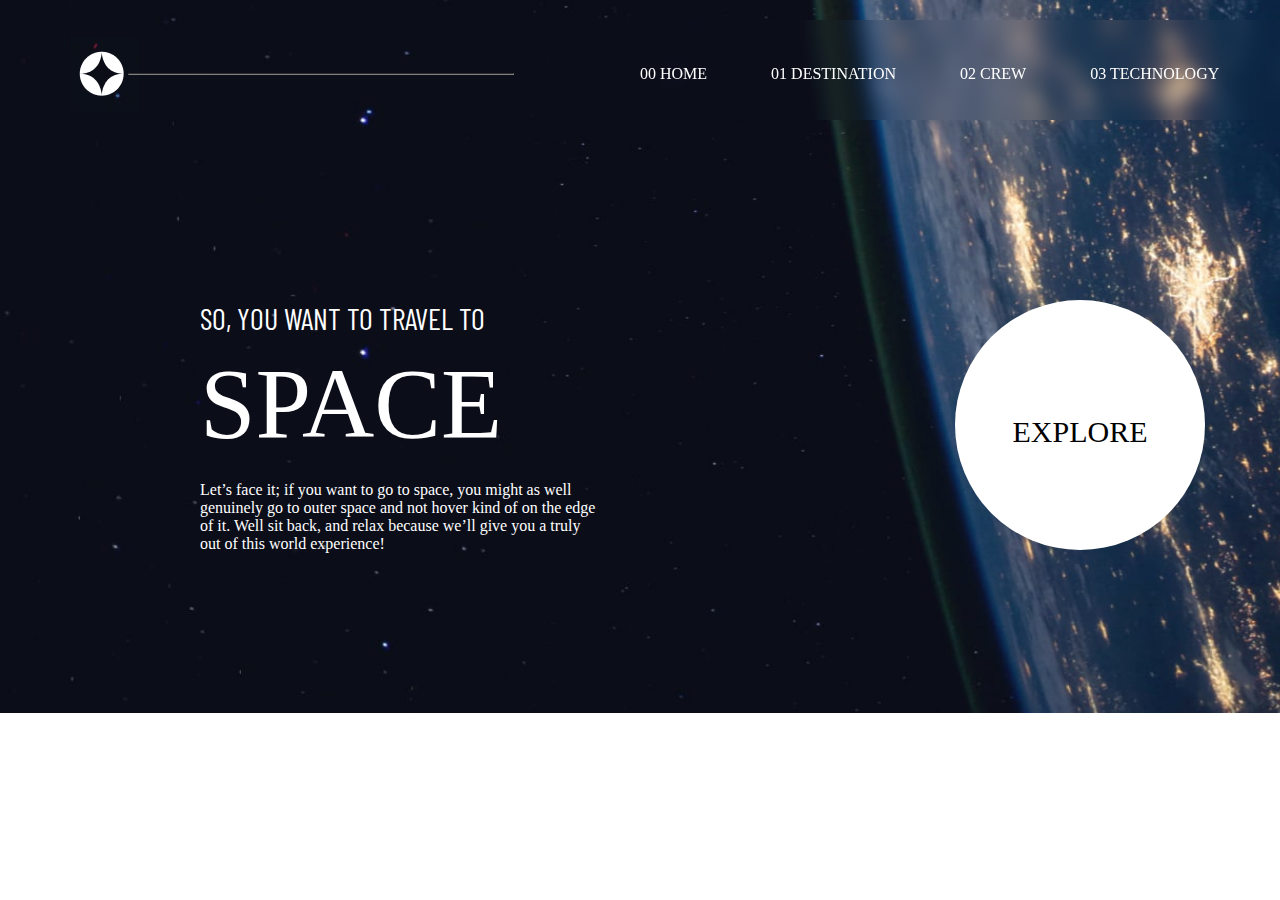
<file: index.html>
<!DOCTYPE html>
<html lang="en">
<head>
  <meta charset="UTF-8">
  <meta name="viewport" content="width=device-width, initial-scale=1.0">
<link rel="stylesheet" href="space-project.css">
  <link rel="icon" type="image/png" sizes="32x32" href="favicon-32x32.png">
  <link rel="preconnect" href="https://fonts.googleapis.com">
<link rel="preconnect" href="https://fonts.gstatic.com" crossorigin>
<link href="https://fonts.googleapis.com/css2?family=Barlow+Condensed&family=Merriweather&family=Montserrat&display=swap" rel="stylesheet">


  <title>Frontend Mentor | Space tourism website</title>
</head>
<body>
<img class="homeBack" src="background-home-desktop.jpg" alt="background img">
<img class="emoji" src="emoji.png" alt="symbol">


<hr>

<div class="top">
<a class="ahome" href="index.html">
  <span class="home">00 HOME</span>
</a>
<a class="ahome" href="destination-moon.html"><span>01 DESTINATION</span></a>
<a class="ahome" href="crew-commander.html">
<span>02 CREW</span></a>
<a class="ahome" href="technology-vehicle.html">
  <span>03 TECHNOLOGY</span></a>

</div>

<div class="circle">
  <p class="explore">EXPLORE</p>


</div>
<div class="text">
  <p class="htext">SO, YOU WANT TO TRAVEL TO</p>
  <p class="mtext">SPACE</p>
<p>Let’s face it; if you want to go to space, you might as well genuinely go to outer space and not hover kind of on the edge of it. Well sit back, and relax because we’ll give you a truly out of this world experience!</p>
</div>
  <!-- 00 Home
  01 Destination
  02 Crew
  03 Technology

  So, you want to travel to
  Space
  Let’s face it; if you want to go to space, you might as well genuinely go to
  outer space and not hover kind of on the edge of it. Well sit back, and relax
  because we’ll give you a truly out of this world experience! -->

  <!-- Explore -->

</body>
</html>
</file>
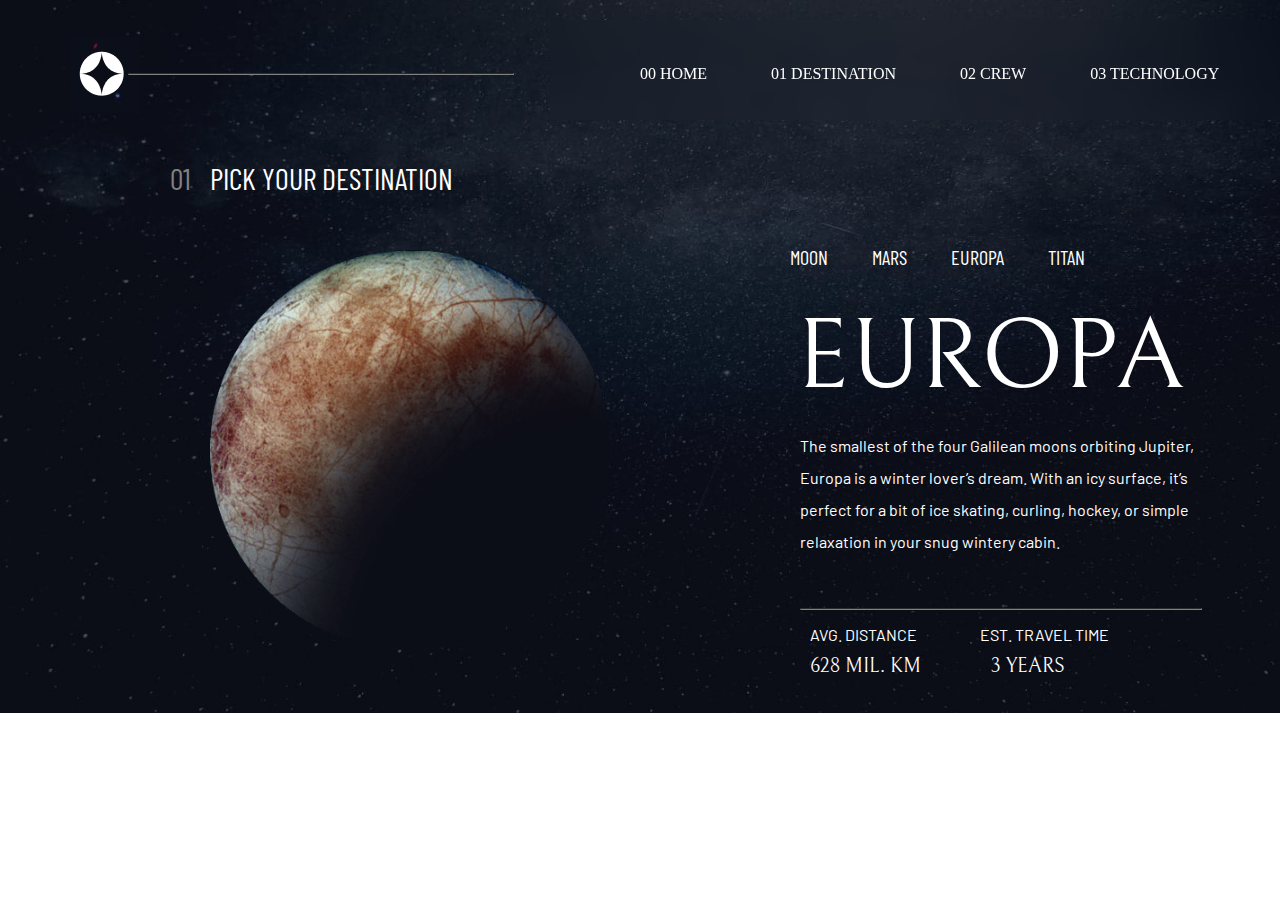
<file: destination-europa.html>
<!DOCTYPE html>
<html lang="en">
<head>
  <meta charset="UTF-8">
  <meta name="viewport" content="width=device-width, initial-scale=1.0">

  <link rel="icon" type="image/png" sizes="32x32" href="favicon-32x32.png">

  <link rel="stylesheet" href="moon.css">

  <link rel="preconnect" href="https://fonts.googleapis.com">
  <link rel="preconnect" href="https://fonts.gstatic.com" crossorigin>
  <link href="https://fonts.googleapis.com/css2?family=Barlow+Condensed&family=Barlow:ital@1&family=Bellefair&family=Merriweather&family=Montserrat:wght@900&family=Ubuntu&display=swap" rel="stylesheet">


  <title>Frontend Mentor | Space tourism website</title>
</head>
<body>
  <img class="homeBack" src="background-destination-desktop.jpg" alt="background img">
  <img class="emoji" src="emoji.png" alt="symbol">


  <hr>

  <div class="top">
    <a class="ahome" href="index.html">
      <span class="home">00 HOME</span>
    </a>
    <a href="destination-moon.html"><span>01 DESTINATION</span></a>
    <a href="crew-commander.html">
    <span>02 CREW</span></a>
    <span>03 TECHNOLOGY</span>

  </div>
  <div class="pick">
  <span class="pick1">01</span> <span class="pick2">PICK YOUR DESTINATION</span>
  </div>

  <img class="moonImg" src="image-europa.png" alt="moonImg">

  <div class="topbar">
    <a href="destination-moon.html">
    <span class="spanMoon">MOON</span></a>
  <a href="destination-mars.html">
    <span class="spanMars">MARS</span></a>
    <a href="destination-europa.html">
    <span class="spanEuropa">EUROPA</span></a>
    <a href="destination-titan.html">
    <span class="spanTitan">TITAN</span></a>
  </div>
  <div class="bigMoon">
    EUROPA
  </div>
  <div class="moonText">
    The smallest of the four Galilean moons orbiting Jupiter, Europa is a
    winter lover’s dream. With an icy surface, it’s perfect for a bit of
    ice skating, curling, hockey, or simple relaxation in your snug
    wintery cabin.
  </div>
  <hr class="bottomLine">
  <div class="distance">
    <span>AVG. DISTANCE</span> <span>EST. TRAVEL TIME</span>
  </div>
  <div class="num">
    <span class="dis">628 MIL. KM</span> <span>3 YEARS</span>

  </div>
  <!-- 00 Home
  01 Destination
  02 Crew
  03 Technology

  01 Pick your destination

  Moon
  Mars
  Europa
  Titan

  Europa

  The smallest of the four Galilean moons orbiting Jupiter, Europa is a
  winter lover’s dream. With an icy surface, it’s perfect for a bit of
  ice skating, curling, hockey, or simple relaxation in your snug
  wintery cabin.

  Avg. distance
  628 mil. km

  Est. travel time
  3 years -->
</body>
</html>
</file>
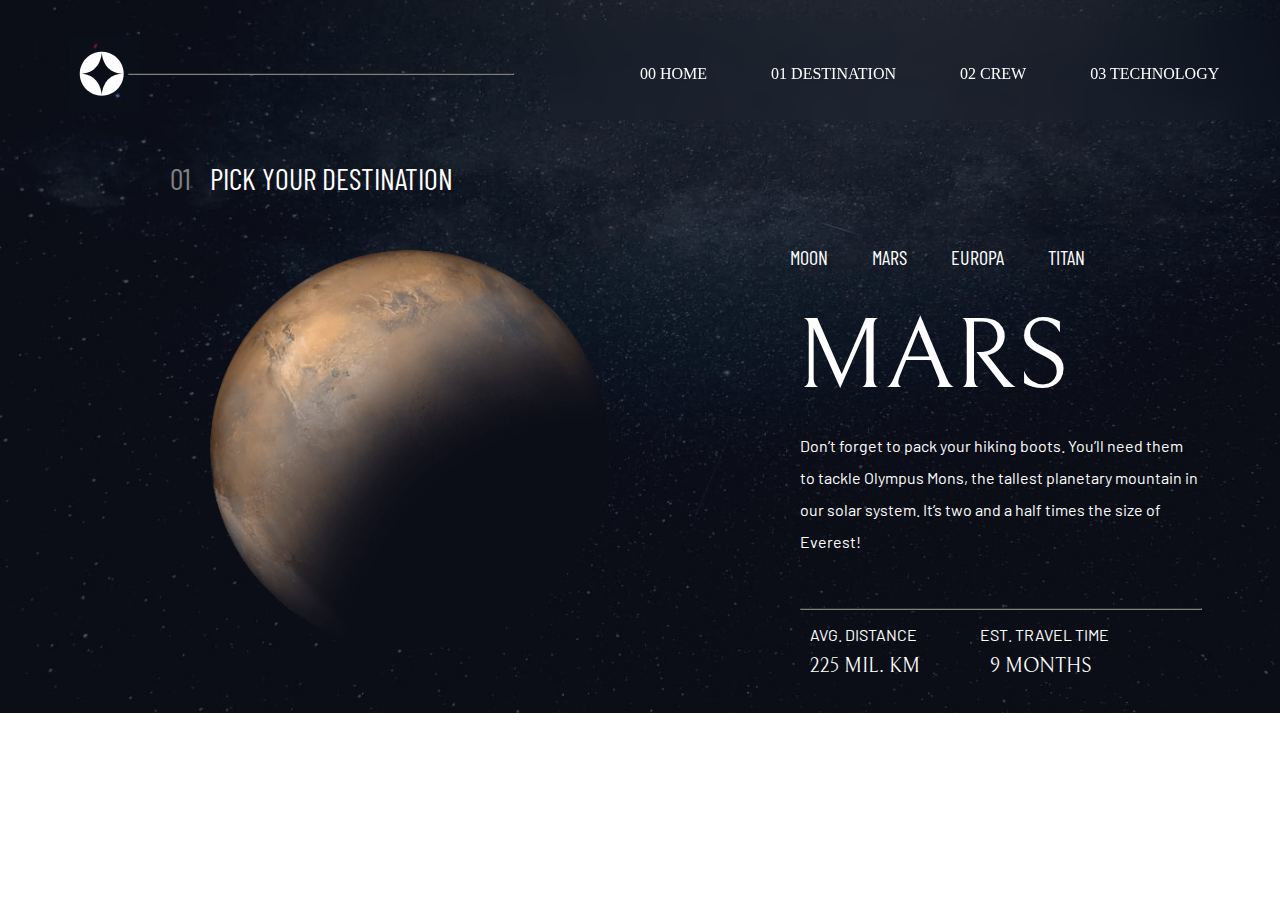
<file: destination-mars.html>
<!DOCTYPE html>
<html lang="en">
<head>
  <meta charset="UTF-8">
  <meta name="viewport" content="width=device-width, initial-scale=1.0">

  <link rel="icon" type="image/png" sizes="32x32" href="favicon-32x32.png">

  <link rel="stylesheet" href="moon.css">

  <link rel="preconnect" href="https://fonts.googleapis.com">
  <link rel="preconnect" href="https://fonts.gstatic.com" crossorigin>
  <link href="https://fonts.googleapis.com/css2?family=Barlow+Condensed&family=Barlow:ital@1&family=Bellefair&family=Merriweather&family=Montserrat:wght@900&family=Ubuntu&display=swap" rel="stylesheet">

  <title>Frontend Mentor | Space tourism website</title>
</head>
<body>
  <img class="homeBack" src="background-destination-desktop.jpg" alt="background img">
  <img class="emoji" src="emoji.png" alt="symbol">


  <hr>

  <div class="top">
    <a class="ahome" href="index.html">
      <span class="home">00 HOME</span>
    </a>
    <a href="destination-moon.html"><span>01 DESTINATION</span></a>
    <a href="crew-commander.html">
    <span>02 CREW</span></a>
    <span>03 TECHNOLOGY</span>

  </div>
  <div class="pick">
  <span class="pick1">01</span> <span class="pick2">PICK YOUR DESTINATION</span>
  </div>

  <img class="moonImg" src="image-mars.png" alt="moonImg">

  <div class="topbar">
    <a href="destination-moon.html">
    <span class="spanMoon">MOON</span></a>
<a href="destination-mars.html">
    <span class="spanMars">MARS</span></a>
    <a href="destination-europa.html">
    <span class="spanEuropa">EUROPA</span></a>
    <a href="destination-titan.html">
    <span class="spanTitan">TITAN</span></a>
  </div>
  <div class="bigMoon">
    MARS
  </div>
  <div class="moonText">
    Don’t forget to pack your hiking boots. You’ll need them to tackle Olympus Mons,
    the tallest planetary mountain in our solar system. It’s two and a half times
    the size of Everest!
  </div>
  <hr class="bottomLine">
  <div class="distance">
    <span>AVG. DISTANCE</span> <span>EST. TRAVEL TIME</span>
  </div>
  <div class="num">
    <span class="dis">225 MIL. KM</span> <span>9 MONTHS</span>

  </div>
  <!-- 00 Home
  01 Destination
  02 Crew
  03 Technology

  01 Pick your destination

  Moon
  Mars
  Europa
  Titan

  Mars

  Don’t forget to pack your hiking boots. You’ll need them to tackle Olympus Mons,
  the tallest planetary mountain in our solar system. It’s two and a half times
  the size of Everest!

  Avg. distance
  225 mil. km

  Est. travel time
  9 months -->
</body>
</html>
</file>
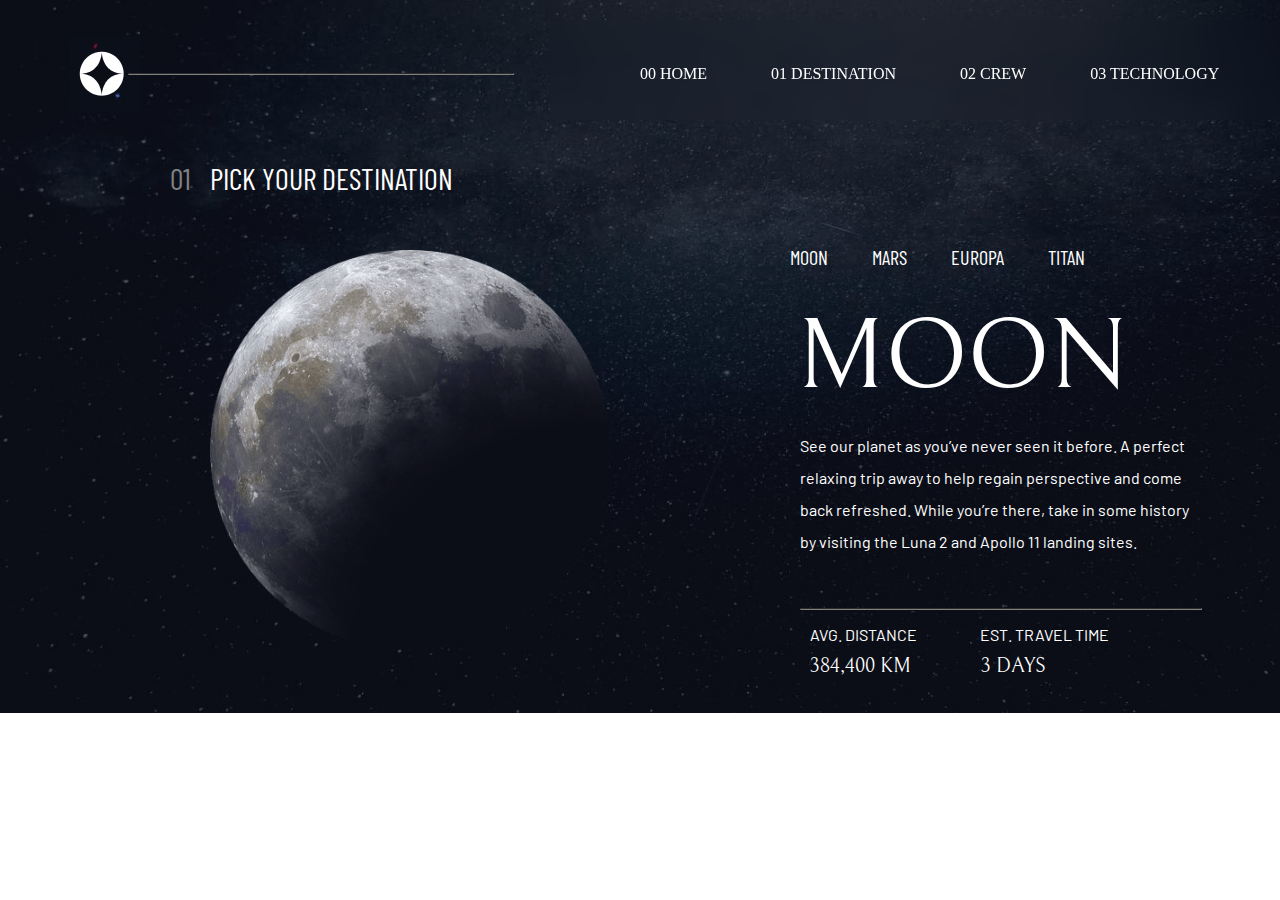
<file: destination-moon.html>
<!DOCTYPE html>
<html lang="en">

<head>
  <meta charset="UTF-8">
  <meta name="viewport" content="width=device-width, initial-scale=1.0">

  <link rel="icon" type="image/png" sizes="32x32" href="favicon-32x32.png">

  <link rel="stylesheet" href="moon.css">

  <link rel="preconnect" href="https://fonts.googleapis.com">
<link rel="preconnect" href="https://fonts.gstatic.com" crossorigin>
<link href="https://fonts.googleapis.com/css2?family=Barlow+Condensed&family=Barlow:ital@1&family=Bellefair&family=Merriweather&family=Montserrat:wght@900&family=Ubuntu&display=swap" rel="stylesheet">

  <title>Frontend Mentor | Space tourism website</title>
</head>


<body>
  <img class="homeBack" src="background-destination-desktop.jpg" alt="background img">
  <img class="emoji" src="emoji.png" alt="symbol">


  <hr>

  <div class="top">
    <a class="ahome" href="index.html">
      <span class="home">00 HOME</span>
    </a>
    <a href="destination-moon.html"><span>01 DESTINATION</span></a>
    <a href="crew-commander.html">
    <span>02 CREW</span></a>
    <a href="technology-vehicle.html">
    <span>03 TECHNOLOGY</span></a>

  </div>
  <div class="pick">
  <span class="pick1">01</span> <span class="pick2">PICK YOUR DESTINATION</span>
  </div>

  <img class="moonImg" src="image-moon.png" alt="moonImg">

  <div class="topbar">
    <a href="destination-moon.html">
    <span class="spanMoon">MOON</span></a>
    <a href="destination-mars.html">
    <span class="spanMars">MARS</span></a>
    <a href="destination-europa.html">
    <span class="spanEuropa">EUROPA</span></a>
    <a href="destination-titan.html">
    <span class="spanTitan">TITAN</span></a>
  </div>
  <div class="bigMoon">
    MOON
  </div>
  <div class="moonText">
    See our planet as you’ve never seen it before. A perfect relaxing trip away to help
    regain perspective and come back refreshed. While you’re there, take in some history
    by visiting the Luna 2 and Apollo 11 landing sites.

  </div>
  <hr class="bottomLine">
  <div class="distance">
    <span>AVG. DISTANCE</span> <span>EST. TRAVEL TIME</span>
  </div>
  <div class="num">
    <span class="dis">384,400 KM</span> <span>3 DAYS</span>

  </div>

  <!-- 00 Home
  01 Destination
  02 Crew
  03 Technology



  Moon
  Mars
  Europa
  Titan

  Moon

  See our planet as you’ve never seen it before. A perfect relaxing trip away to help
  regain perspective and come back refreshed. While you’re there, take in some history
  by visiting the Luna 2 and Apollo 11 landing sites.

  Avg. distance
  384,400 km

  Est. travel time
  3 days -->
</body>

</html>
</file>
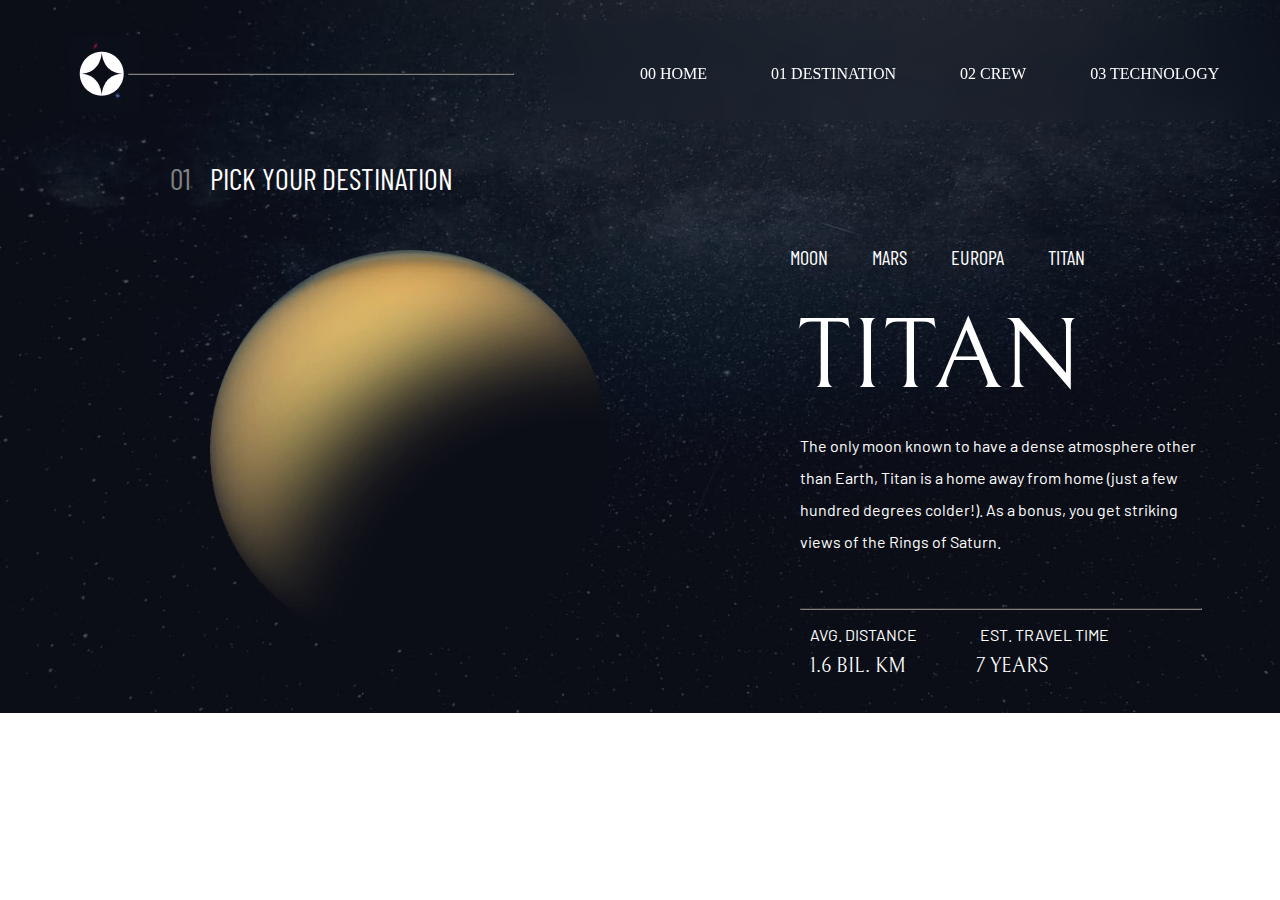
<file: destination-titan.html>
<!DOCTYPE html>
<html lang="en">
<head>
  <meta charset="UTF-8">
  <meta name="viewport" content="width=device-width, initial-scale=1.0">

  <link rel="icon" type="image/png" sizes="32x32" href="favicon-32x32.png">

  <link rel="stylesheet" href="moon.css">

  <link rel="preconnect" href="https://fonts.googleapis.com">
  <link rel="preconnect" href="https://fonts.gstatic.com" crossorigin>
  <link href="https://fonts.googleapis.com/css2?family=Barlow+Condensed&family=Barlow:ital@1&family=Bellefair&family=Merriweather&family=Montserrat:wght@900&family=Ubuntu&display=swap" rel="stylesheet">


  <title>Frontend Mentor | Space tourism website</title>
</head>
<body>
  <img class="homeBack" src="background-destination-desktop.jpg" alt="background img">
  <img class="emoji" src="emoji.png" alt="symbol">


  <hr>

  <div class="top">
    <a class="ahome" href="index.html">
      <span class="home">00 HOME</span>
    </a>
    <a href="destination-moon.html"><span>01 DESTINATION</span></a>
    <a href="crew-commander.html">
    <span>02 CREW</span></a>
    <span>03 TECHNOLOGY</span>

  </div>
  <div class="pick">
  <span class="pick1">01</span> <span class="pick2">PICK YOUR DESTINATION</span>
  </div>

  <img class="moonImg" src="image-titan.png" alt="moonImg">

  <div class="topbar">
    <a href="destination-moon.html">
    <span class="spanMoon">MOON</span></a>
  <a href="destination-mars.html">
    <span class="spanMars">MARS</span></a>
    <a href="destination-europa.html">
    <span class="spanEuropa">EUROPA</span></a>
    <a href="destination-titan.html">
    <span class="spanTitan">TITAN</span></a>
  </div>
  <div class="bigMoon">
    TITAN
  </div>
  <div class="moonText">
    The only moon known to have a dense atmosphere other than Earth, Titan
    is a home away from home (just a few hundred degrees colder!). As a
    bonus, you get striking views of the Rings of Saturn.

  </div>
  <hr class="bottomLine">
  <div class="distance">
    <span>AVG. DISTANCE</span> <span>EST. TRAVEL TIME</span>
  </div>
  <div class="num">
    <span class="dis">1.6 BIL. KM</span> <span>7 YEARS</span>

  </div>

  <!-- 00 Home
  01 Destination
  02 Crew
  03 Technology

  01 Pick your destination

  Moon
  Mars
  Europa
  Titan

  Titan

  The only moon known to have a dense atmosphere other than Earth, Titan
  is a home away from home (just a few hundred degrees colder!). As a
  bonus, you get striking views of the Rings of Saturn.

  Avg. distance
  1.6 bil. km

  Est. travel time
  7 years -->
</body>
</html>
</file>
<file: space-project.css>
body{
margin:0;

}


.homeBack{
  margin:0;
height:713px;
width:1515px;
}
a{
  color:white;
  text-decoration: none;
}
.ahome:hover{
  color:#ff3c78;
}
hr{

  height:0;
  width: 30%;
  border-color:grey;
  position: absolute;
  left:10%;
  top:65px;
}
.emoji{
  position:absolute;
  left:70px;
  top:36px;

}
.top{

  color: white;
  width:900px;
  height: 100px;
  position: absolute;
  top:20px;
  left:550px;
  backdrop-filter:blur(10px);



}
.circle{
  width:250px;
  height:250px;
  border-radius:125px;
  text-align: center;
  position: absolute;
  top:300px;
  left:955px;
  background-color: white;
}
.explore{
font-size: 30px;
  position: relative;
  top:85px;
}

span{
  padding-left : 30px;
  padding-right: 30px;
  position: relative;
  left: 60px;
  top:45px;

}
.text{
color: white;
  height:400px;
  width:400px;
  position: absolute;
  top:300px;
  left: 200px;
}
.htext{
  margin:0;
  font-family:"barlow condensed" ;
  font-size: 30px;
}
.mtext{
  margin-top:10px;
  margin-bottom: 20px;
  font-size: 100px;
  font-family:"bellefair";
}
</file>
<file: moon.css>
body{
  margin:0;
}
.homeBack{
  margin:0;
height:713px;
width:1515px;
}
.emoji{
  position:absolute;
  left:70px;
  top:36px;

}
.top{

  color: white;
  width:900px;
  height: 100px;
  position: absolute;
  top:20px;
  left:550px;
  backdrop-filter:blur(10px);



}
a{
  color:white;
  text-decoration: none;
}
a:after{
  background-color:#ff3c78 ;
  bottom:-10px;
}
a:hover:after{
  width:100%;
}
a:hover{
  color:#ff3c78;
}
hr{

  height:0;
  width: 30%;
  border-color:grey;
  position: absolute;
  left:10%;
  top:65px;
}
span{
  padding-left : 30px;
  padding-right: 30px;
  position: relative;
  left: 60px;
  top:45px;

}
.pick{
  margin:0;
  font-family:"barlow condensed" ;
  font-size: 30px;
}
.pick2{
  color:#fff;
  position: absolute;
  top:160px;
  left:170px;
  padding-left: 40px;
}
.pick1{
  color:grey;
  position: absolute;
  top:160px;
  left:140px;
}
.moonImg{
  height:400px;
  width:400px;
  position: absolute;
  top: 250px;
  left:210px;
}
.spanMoon{
  padding-right: 10px;
}
.spanMars{
  padding-right: 10px;
}
.spanEuropa{
  padding-right: 10px;
}
.topbar{

  color:#fff;
  font-family: "barlow condensed";
  font-size: 20px;
  position: absolute;
  top:200px;
  left: 700px;
}
.bigMoon{
  font-family: "bellefair";
  color:#fff;
  position: absolute;
  top:300px;
  left:796px;
  font-size: 100px;


}
.moonText{
  font-family: "barlow";
  line-height: 2;
  width:400px;
  color:#fff;
  padding-top: 30px;
  position: absolute;
  top: 400px;
  left:800px;
}
.bottomLine{
  border-color:grey;
  width:400px;
  position:absolute;
  top:600px;
  left:800px;

}
.distance{

  color:#fff;
  font-family:"barlow";
  padding-right:30px;
  position: absolute;
  top:580px;
  left:720px;
}
.num{
  color:#fff;
  font-size: 20px;
  font-family: "bellefair";
  position: absolute;
  top:610px;
  left:720px;
}
.dis{
  padding-right: 35px;
}
</file>
